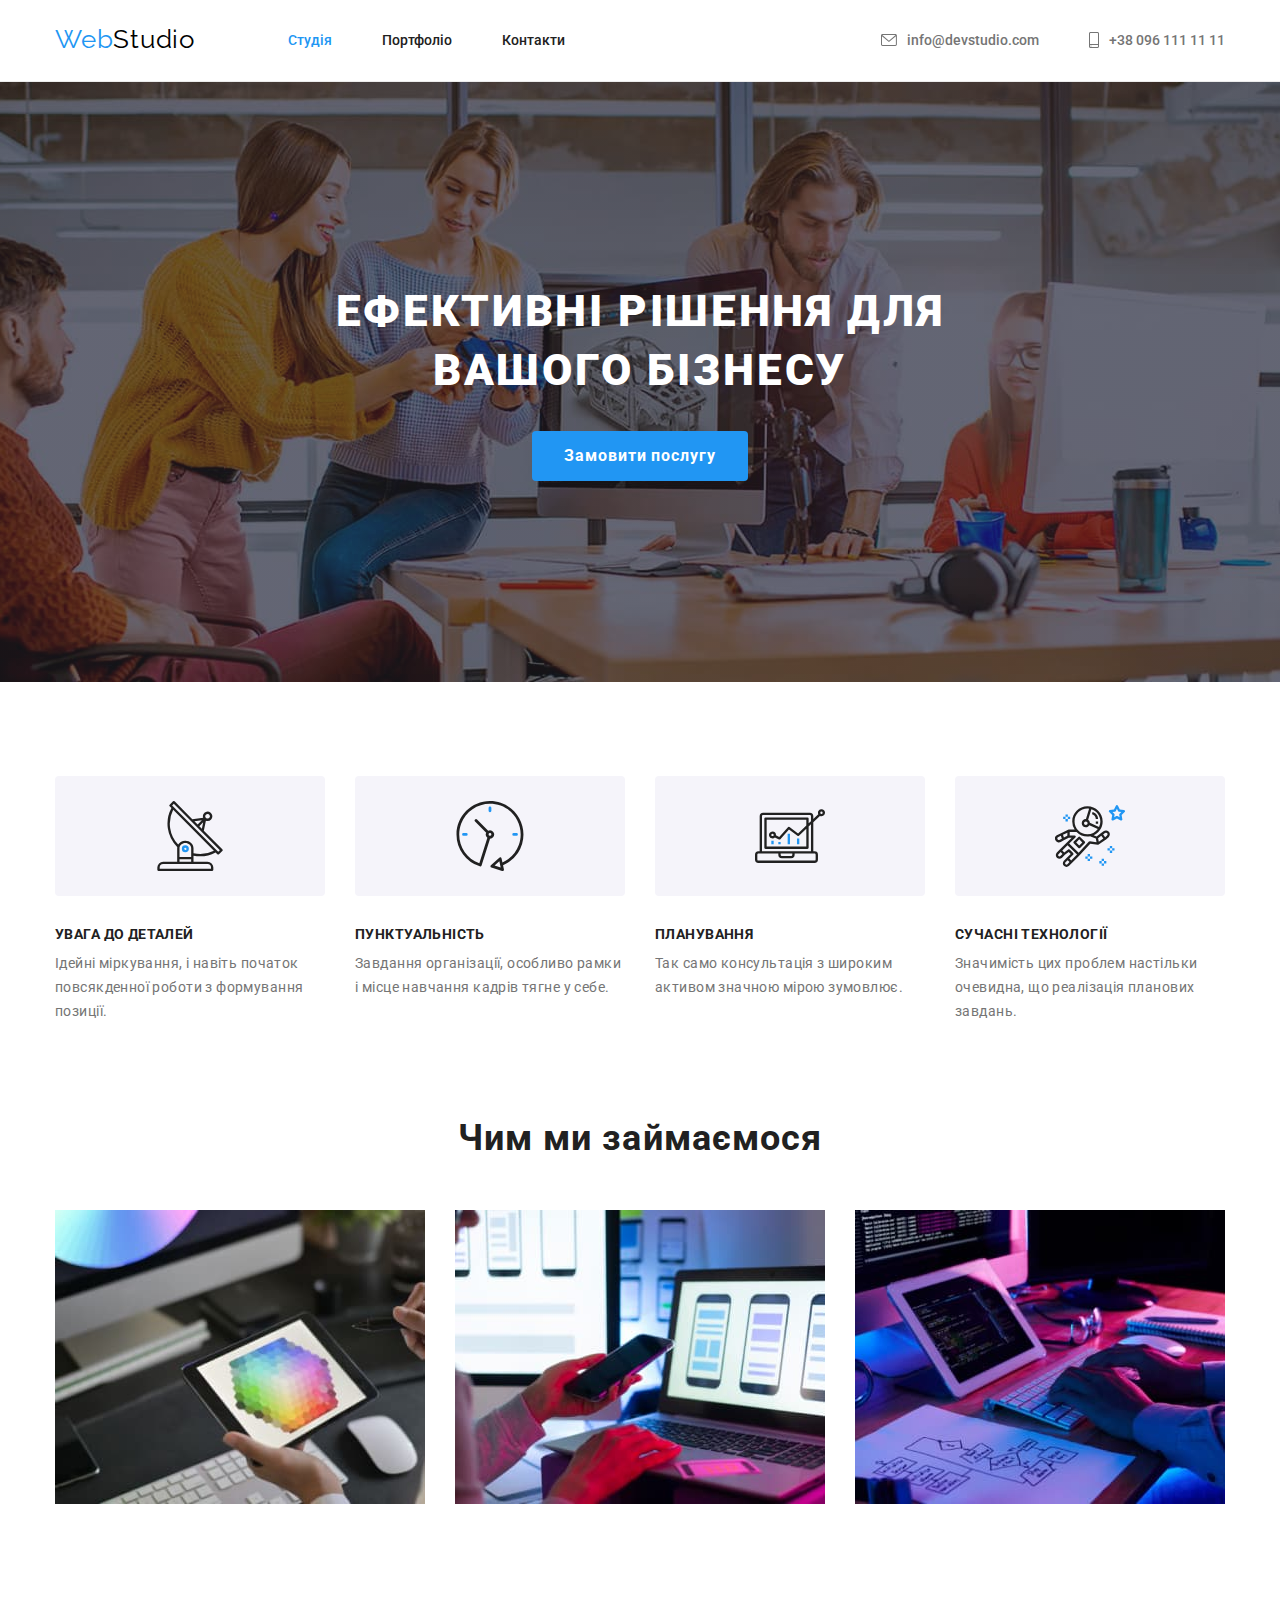
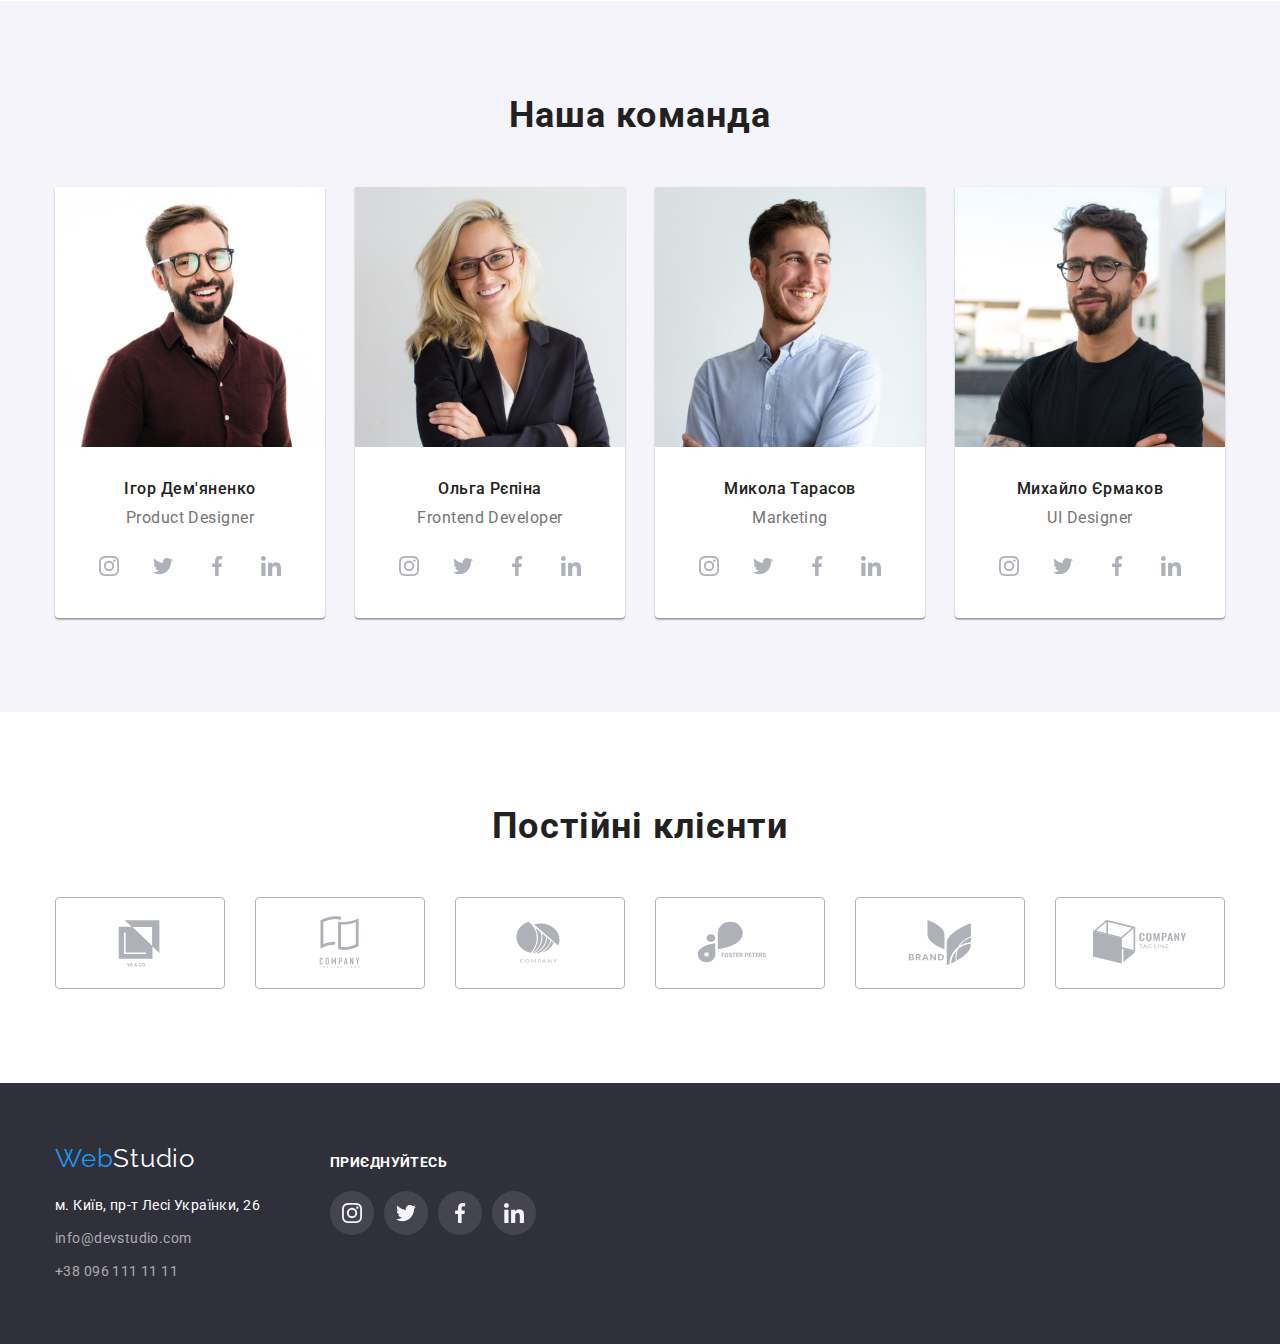
<file: index.html>
<!DOCTYPE html>
<html lang="uk">
<head>
    <meta charset="UTF-8">
    <meta http-equiv="X-UA-Compatible" content="IE=edge">
    <meta name="viewport" content="width=device-width, initial-scale=1.0">
    <title>Document</title>
    <link rel="preconnect" href="https://fonts.googleapis.com">
    <link rel="preconnect" href="https://fonts.gstatic.com" crossorigin>
    <link href="https://fonts.googleapis.com/css2?family=Raleway:wght@700&family=Roboto:wght@400;500;700;900&display=swap" rel="stylesheet">
    <link rel="stylesheet" href="https://cdnjs.cloudflare.com/ajax/libs/modern-normalize/1.0.0/modern-normalize.min.css"/>
    <link rel="stylesheet" href="./css/styles.css">
</head>
<body>
    <header class="header">
        <div class="container main-nav">  
            <nav class="header-nav">
                <a href="./index.html" class="logo"><span class="logo-accent">Web</span>Studio</a>
                <ul class="site-nav list">
                    <li class="item"><a href="./index.html" class="link current">Студія</a></li>
                    <li class="item"><a href="./portfolio.html" class="link">Портфоліо</a></li>
                    <li class="item"><a href="#" class="link">Контакти</a></li>
                </ul>
            </nav>
            <ul class="auth-nav list">
                <li class="item">
                    <a href="mailto:info@devstudio.com" class="link">
                        <svg class="mail-icon" width="16" heigth="12">
                            <use href="./img/icons_2.svg#icon-envelope-hover"></use>
                        </svg>
                        <span>info@devstudio.com</span>
                    </a>
                </li>
                <li class="item"><a href="tel:+380961111111" class="link">
                    <a href="mailto:info@devstudio.com" class="link">
                        <svg class="tel-icon" width="10" heigth="16">
                            <use href="./img/icons_2.svg#icon-phone"></use>
                        </svg>
                        <span>+38 096 111 11 11</span>
                    </a>
                </li>
            </ul>
        </div>
    </header>
    <main>
        <section class="hero">
            <div class="container">
                <h1 class="hero-title">Ефективні рішення для вашого бізнесу</h1>
                <button type="button" class="hero-button">Замовити послугу</button>
            </div>       
        </section>
        <section class="features">
            <div class="container">
                <h2 class="visually-hidden">Features</h2>
                <ul class="features-list list">
                    <li class="item">
                        <div class="features-icon-item">
                            <svg class="features-icon" width="70" height="70">
                                <use href="./img/icons_2.svg#icon-antenna"></use>
                            </svg>
                        </div>
                        <h3 class="features-title">УВАГА ДО ДЕТАЛЕЙ</h3>
                        <p class="fearures-description">Ідейні міркування, і навіть початок повсякденної роботи з формування позиції.</p>
                    </li>
                    <li class="item">
                        <div class="features-icon-item">
                            <svg class="features-icon" width="70" height="70">
                                <use href="./img/icons_2.svg#icon-clock"></use>
                            </svg>
                        </div>
                        <h3 class="features-title">ПУНКТУАЛЬНІСТЬ</h3>
                        <p class="fearures-description">Завдання організації, особливо рамки і місце навчання кадрів тягне у себе.</p>
                    </li>
                    <li class="item">
                        <div class="features-icon-item">
                            <svg class="features-icon" width="70" height="70">
                                <use href="./img/icons_2.svg#icon-diagram"></use>
                            </svg>
                        </div>
                        <h3 class="features-title">ПЛАНУВАННЯ</h3>
                        <p class="fearures-description">Так само консультація з широким активом значною мірою зумовлює.</p>
                    </li>
                    <li class="item">
                        <div class="features-icon-item">
                            <svg class="features-icon" width="70" height="70">
                                <use href="./img/icons_2.svg#icon-astronaut"></use>
                            </svg>
                        </div>
                        <h3 class="features-title">СУЧАСНІ ТЕХНОЛОГІЇ</h3>
                        <p class="fearures-description">Значимість цих проблем настільки очевидна, що реалізація планових завдань.</p>
                    </li>
                </ul>
            </div>   
        </section>
        <section class="work">
            <div class="container">
                <h2 class="work-title">Чим ми займаємося</h2>
                <ul class="work-list list">
                    <li class="work-photo"><img src="./img/img1sq.jpeg" alt="tablet" width="370"></li>
                    <li class="work-photo"><img src="./img/img2sq.jpeg" alt="phone" width="370"></li>
                    <li class="work-photo"><img src="./img/img3sq.jpeg" alt="computer" width="370"></li>
                </ul>
            </div>   
        </section>
        <section class="team">
            <div class="container">
                <h2 class="team-title">Наша команда</h2>
                <ul class="team-list list">
                    <li class="item">
                        <img src="./img/photo1sq.jpeg" alt="person1" width="270" class="person-photo">
                        <div class="team-text">
                            <h3 class="person-title">Ігор Дем'яненко</h3>
                            <p class="person-description">Product Designer</p>
                            <ul class="social-icon-group list">
                                <li class="social-item">
                                    <a href="" class="social-icon-link">
                                        <svg class="social-icon" width="20" height="20">
                                            <use href="./img/icons_2.svg#icon-instagram"></use>
                                        </svg>
                                    </a>
                                </li>
                                <li class="social-item">
                                    <a href="" class="social-icon-link">
                                        <svg class="social-icon" width="20" height="20">
                                            <use href="./img/icons_2.svg#icon-twitter"></use>
                                        </svg>
                                    </a>
                                </li>
                                <li class="social-item">
                                    <a href="" class="social-icon-link">
                                        <svg class="social-icon" width="20" height="20">
                                            <use href="./img/icons_2.svg#icon-facebook"></use>
                                        </svg>
                                    </a>
                                </li>
                                <li class="social-item">
                                    <a href="" class="social-icon-link">
                                        <svg class="social-icon" width="20" height="20">
                                            <use href="./img/icons_2.svg#icon-linkedin"></use>
                                        </svg>
                                    </a>
                                </li>
                            </ul>
                        </div>
                    </li>
                    <li class="item">
                        <img src="./img/photo2sq.jpeg" alt="person2" width="270" class="person-photo">
                        <div class="team-text">
                            <h3 class="person-title">Ольга Рєпіна</h3>
                            <p class="person-description">Frontend Developer</p>
                            <ul class="social-icon-group list">
                                <li class="social-item">
                                    <a href="" class="social-icon-link">
                                        <svg class="social-icon" width="20" height="20">
                                            <use href="./img/icons_2.svg#icon-instagram"></use>
                                        </svg>
                                    </a>
                                </li>
                                <li class="social-item">
                                    <a href="" class="social-icon-link">
                                        <svg class="social-icon" width="20" height="20">
                                            <use href="./img/icons_2.svg#icon-twitter"></use>
                                        </svg>
                                    </a>
                                </li>
                                <li class="social-item">
                                    <a href="" class="social-icon-link">
                                        <svg class="social-icon" width="20" height="20">
                                            <use href="./img/icons_2.svg#icon-facebook"></use>
                                        </svg>
                                    </a>
                                </li>
                                <li class="social-item">
                                    <a href="" class="social-icon-link">
                                        <svg class="social-icon" width="20" height="20">
                                            <use href="./img/icons_2.svg#icon-linkedin"></use>
                                        </svg>
                                    </a>
                                </li>
                            </ul>
                        </div>
                    </li>
                    <li class="item">
                        <img src="./img/photo3sq.jpeg" alt="person3" width="270" class="person-photo">
                        <div class="team-text">
                            <h3 class="person-title">Микола Тарасов</h3>
                            <p class="person-description">Marketing</p>
                            <ul class="social-icon-group list">
                                <li class="social-item">
                                    <a href="" class="social-icon-link">
                                        <svg class="social-icon" width="20" height="20">
                                            <use href="./img/icons_2.svg#icon-instagram"></use>
                                        </svg>
                                    </a>
                                </li>
                                <li class="social-item">
                                    <a href="" class="social-icon-link">
                                        <svg class="social-icon" width="20" height="20">
                                            <use href="./img/icons_2.svg#icon-twitter"></use>
                                        </svg>
                                    </a>
                                </li>
                                <li class="social-item">
                                    <a href="" class="social-icon-link">
                                        <svg class="social-icon" width="20" height="20">
                                            <use href="./img/icons_2.svg#icon-facebook"></use>
                                        </svg>
                                    </a>
                                </li>
                                <li class="social-item">
                                    <a href="" class="social-icon-link">
                                        <svg class="social-icon" width="20" height="20">
                                            <use href="./img/icons_2.svg#icon-linkedin"></use>
                                        </svg>
                                    </a>
                                </li>
                            </ul>
                        </div>
                    </li>
                    <li class="item">
                        <img src="./img/photo4sq.jpeg" alt="person4" width="270" class="person-photo">
                        <div class="team-text">
                            <h3 class="person-title">Михайло Єрмаков</h3>
                            <p class="person-description">UI Designer</p>
                            <ul class="social-icon-group list">
                                <li class="social-item">
                                    <a href="" class="social-icon-link">
                                        <svg class="social-icon" width="20" height="20">
                                            <use href="./img/icons_2.svg#icon-instagram"></use>
                                        </svg>
                                    </a>
                                </li>
                                <li class="social-item">
                                    <a href="" class="social-icon-link">
                                        <svg class="social-icon" width="20" height="20">
                                            <use href="./img/icons_2.svg#icon-twitter"></use>
                                        </svg>
                                    </a>
                                </li>
                                <li class="social-item">
                                    <a href="" class="social-icon-link">
                                        <svg class="social-icon" width="20" height="20">
                                            <use href="./img/icons_2.svg#icon-facebook"></use>
                                        </svg>
                                    </a>
                                </li>
                                <li class="social-item">
                                    <a href="" class="social-icon-link">
                                        <svg class="social-icon" width="20" height="20">
                                            <use href="./img/icons_2.svg#icon-linkedin"></use>
                                        </svg>
                                    </a>
                                </li>
                            </ul>
                        </div>
                    </li>
                </ul>
            </div>
            
        </section>
        <section class="clients">
            <div class="container">
                <h2 class="clients-title">Постійні клієнти</h2>
                <ul class="clients-list list">
                    <li class="clients-item">
                        <a href="" class="clients-link"><svg class="clients-icon" width="106" height="60"><use href="./img/icons_2.svg#icon-group"></use></svg></a>
                    </li>
                    <li class="clients-item">
                        <a href="" class="clients-link"><svg class="clients-icon" width="106" height="60"><use href="./img/icons_2.svg#icon-group-2"></use></svg></a>
                    </li>
                    <li class="clients-item">
                        <a href="" class="clients-link"><svg class="clients-icon" width="106" height="60"><use href="./img/icons_2.svg#icon-group-3"></use></svg></a>
                    </li>
                    <li class="clients-item">
                        <a href="" class="clients-link"><svg class="clients-icon" width="106" height="60"><use href="./img/icons_2.svg#icon-group-4"></use></svg></a>
                    </li>
                    <li class="clients-item">
                        <a href="" class="clients-link"><svg class="clients-icon" width="106" height="60"><use href="./img/icons_2.svg#icon-group-5"></use></svg></a>
                    </li>
                    <li class="clients-item">
                        <a href="" class="clients-link"><svg class="clients-icon" width="106" height="60"><use href="./img/icons_2.svg#icon-group-6"></use></svg></a>
                    </li>
                </ul>
            </div>
        </section>
    </main>
    <footer class="footer">
        <div class="footer-container container">
            <div class="addres-group">
                <a href="./index.html" class="footer-logo"><span class="logo-accent">Web</span>Studio</a>
                <address>
                    <ul class="footer-address list">
                        <li class="address-location"><a href="https://goo.gl/maps/7NMh1C5xexV4g5YN8" target="_blank" rel="noreferrer noopener nofollow" class="link">м. Київ, пр-т Лесі Українки, 26</a></li>
                        <li class="address-mail"><a href="mailto:info@devstudio.com" class="link">info@devstudio.com</a></li>
                        <li class="address-tel"><a href="tel:+380961111111" class="link">+38 096 111 11 11</a></li>
                    </ul>
                </address>
            </div>
            <div class="footer-social-group">
                <p class="social-discription">приєднуйтесь</p>
                    <ul class="footer-social-icon-group list">
                        <li class="footer-social-item">
                            <a href="" class="footer-social-icon-link">
                                <svg class="footer-social-icon" width="20" height="20">
                                    <use href="./img/icons_2.svg#icon-instagram"></use>
                                </svg>
                            </a>
                        </li>
                        <li class="footer-social-item">
                            <a href="" class="footer-social-icon-link">
                                <svg class="footer-social-icon" width="20" height="20">
                                    <use href="./img/icons_2.svg#icon-twitter"></use>
                                </svg>
                            </a>
                        </li>
                        <li class="footer-social-item">
                            <a href="" class="footer-social-icon-link">
                                <svg class="footer-social-icon" width="20" height="20">
                                    <use href="./img/icons_2.svg#icon-facebook"></use>
                                </svg>
                            </a>
                        </li>
                        <li class="footer-social-item">
                            <a href="" class="footer-social-icon-link">
                                <svg class="footer-social-icon" width="20" height="20">
                                    <use href="./img/icons_2.svg#icon-linkedin"></use>
                                </svg>
                            </a>
                        </li>
                    </ul>
            </div>
        </div>
    </footer>
</body>
</html>
</file>
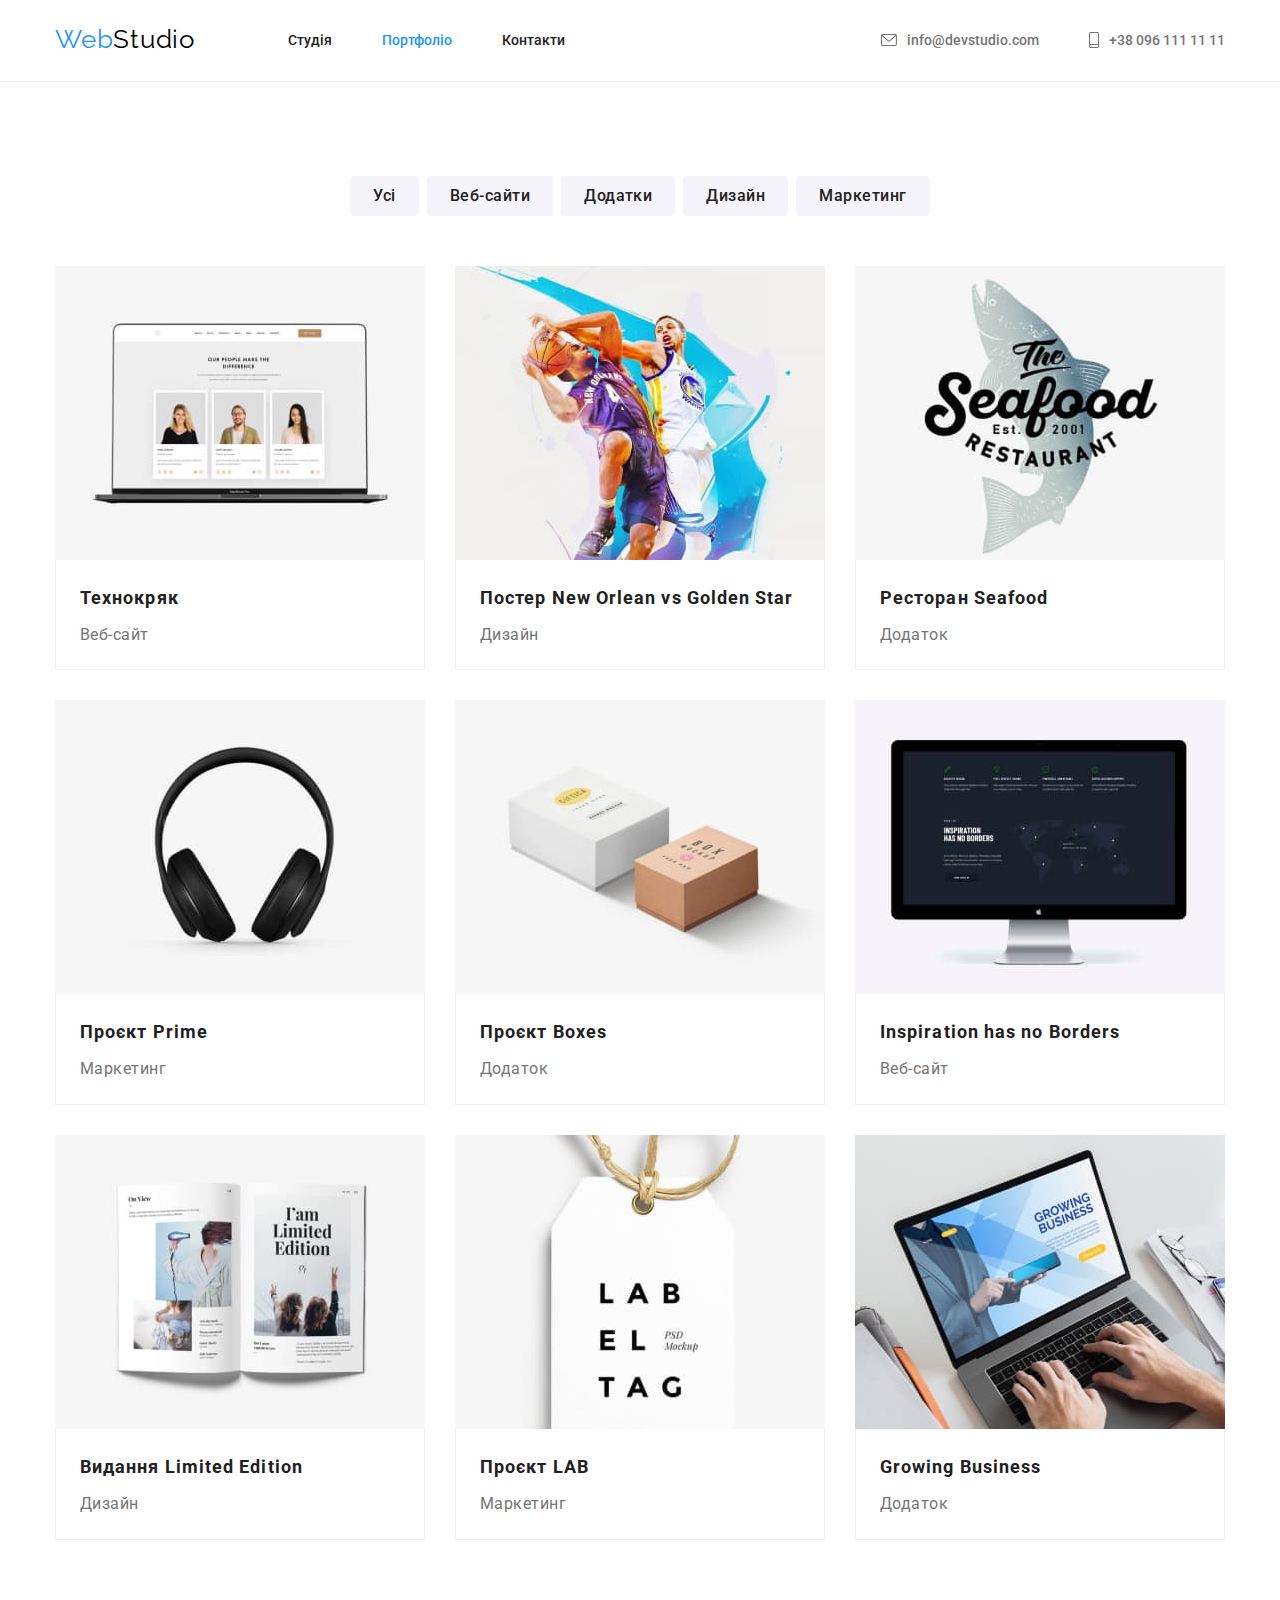
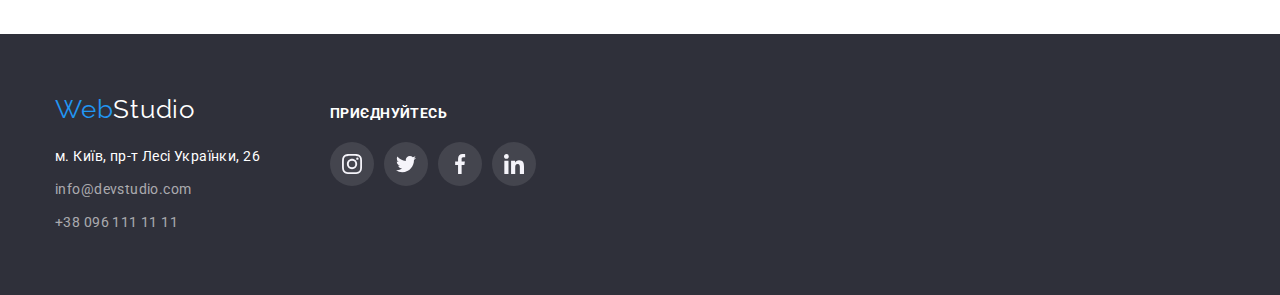
<file: portfolio.html>
<!DOCTYPE html>
<html lang="uk">
<head>
    <meta charset="UTF-8">
    <meta http-equiv="X-UA-Compatible" content="IE=edge">
    <meta name="viewport" content="width=device-width, initial-scale=1.0">
    <title>Document</title>
    <link rel="preconnect" href="https://fonts.googleapis.com">
    <link rel="preconnect" href="https://fonts.gstatic.com" crossorigin>
    <link href="https://fonts.googleapis.com/css2?family=Raleway:wght@700&family=Roboto:wght@400;500;700;900&display=swap" rel="stylesheet">
    <link rel="stylesheet" href="https://cdnjs.cloudflare.com/ajax/libs/modern-normalize/1.0.0/modern-normalize.min.css"/>
    <link rel="stylesheet" href="./css/styles.css">
</head>
<body>
    <header class="header">
        <div class="container main-nav">  
            <nav class="header-nav">
                <a href="./index.html" class="logo"><span class="logo-accent">Web</span>Studio</a>
                <ul class="site-nav list">
                    <li class="item"><a href="./index.html" class="link">Студія</a></li>
                    <li class="item"><a href="./portfolio.html" class="link current">Портфоліо</a></li>
                    <li class="item"><a href="#" class="link">Контакти</a></li>
                </ul>
            </nav>
            <ul class="auth-nav list">
                <li class="item">
                    <a href="mailto:info@devstudio.com" class="link">
                        <svg class="mail-icon" width="16" heigth="12">
                            <use href="./img/icons_2.svg#icon-envelope-hover"></use>
                        </svg>
                        <span>info@devstudio.com</span>
                    </a>
                </li>
                <li class="item"><a href="tel:+380961111111" class="link">
                    <a href="mailto:info@devstudio.com" class="link">
                        <svg class="tel-icon" width="10" heigth="16">
                            <use href="./img/icons_2.svg#icon-phone"></use>
                        </svg>
                        <span>+38 096 111 11 11</span>
                    </a>
                </li>
            </ul>
        </div>
    </header>
    <main>
        <section class="filters">
            <div class="container">
                <h1 class="visually-hidden">Portfolio</h1>
                <ul class="buttons list">
                    <li class="item"><button type="button" class="button">Усі</button></li>
                    <li class="item"><button type="button" class="button">Веб-сайти</button></li>
                    <li class="item"><button type="button" class="button">Додатки</button></li>
                    <li class="item"><button type="button" class="button">Дизайн</button></li>
                    <li class="item"><button type="button" class="button">Маркетинг</button></li>
                </ul>
                <ul class="portfolio-list list">
                    <li class="portfolio-item">
                        <a href="#" class="items">                         
                            <img src="./img/port_1sq.jpeg" alt="portfolio_1" width="370" class="portfolio-image">
                            <div class="border-items">
                                <h2 class="portfolio-title">Технокряк</h2>
                                <p class="portfolio-description">Веб-сайт</p>
                            </div>
                        </a>
                    </li>
                    <li class="portfolio-item">
                        <a href="#" class="items">                       
                            <img src="./img/port_2sq.jpeg" alt="portfolio_2" width="370" class="portfolio-image"> 
                            <div class="border-items">
                                <h2 class="portfolio-title">Постер New Orlean vs Golden Star</h2>
                                <p class="portfolio-description">Дизайн</p>
                            </div>
                        </a>
                    </li>
                    <li class="portfolio-item">
                        <a href="#" class="items">
                            <img src="./img/port_3sq.jpeg" alt="portfolio_3" width="370" class="portfolio-image">
                            <div class="border-items">
                                <h2 class="portfolio-title">Ресторан Seafood</h2>
                                <p class="portfolio-description">Додаток</p>
                            </div>
                        </a>  
                    </li>
                    <li class="portfolio-item">
                        <a href="#" class="items">
                            <img src="./img/port_4sq.jpeg" alt="portfolio_4" width="370" class="portfolio-image">
                            <div class="border-items">
                                <h2 class="portfolio-title">Проєкт Prime</h2>
                                <p class="portfolio-description">Маркетинг</p>
                            </div>
                        </a>
                    </li>
                    <li class="portfolio-item">
                        <a href="#" class="items">
                            <img src="./img/port_5sq.jpeg" alt="portfolio_5" width="370" class="portfolio-image">
                            <div class="border-items">
                                <h2 class="portfolio-title">Проєкт Boxes</h2>
                                <p class="portfolio-description">Додаток</p>
                            </div>
                        </a>
                    </li>
                    <li class="portfolio-item">
                        <a href="#" class="items">
                            <img src="./img/port_6sq.jpeg" alt="portfolio_6" width="370" class="portfolio-image">
                            <div class="border-items">
                                <h2 class="portfolio-title">Inspiration has no Borders</h2>
                                <p class="portfolio-description">Веб-сайт</p>
                            </div>
                        </a>
                    </li>
                    <li class="portfolio-item">
                        <a href="#" class="items">
                            <img src="./img/port_7sq.jpeg" alt="portfolio_7" width="370" class="portfolio-image">
                            <div class="border-items">
                                <h2 class="portfolio-title">Видання Limited Edition</h2>
                                <p class="portfolio-description">Дизайн</p>
                            </div>
                        </a>
                    </li>
                    <li class="portfolio-item">
                        <a href="#" class="items">
                            <img src="./img/port_8sq.jpeg" alt="portfolio_8" width="370" class="portfolio-image">
                            <div class="border-items">
                                <h2 class="portfolio-title">Проєкт LAB</h2>
                                <p class="portfolio-description">Маркетинг</p>
                            </div>
                        </a>
                    </li>
                    <li class="portfolio-item">
                        <a href="#" class="items">
                            <img src="./img/port_9sq.jpeg" alt="portfolio_9" width="370" class="portfolio-image">
                            <div class="border-items">
                                <h2 class="portfolio-title">Growing Business</h2>
                                <p class="portfolio-description">Додаток</p>
                            </div>
                        </a>
                    </li>
                </ul>
            </div>
        </section>
    </main>
    <footer class="footer">
        <div class="footer-container container">
            <div class="addres-group">
                <a href="./index.html" class="footer-logo"><span class="logo-accent">Web</span>Studio</a>
                <address>
                    <ul class="footer-address list">
                        <li class="address-location"><a href="https://goo.gl/maps/7NMh1C5xexV4g5YN8" target="_blank" rel="noreferrer noopener nofollow" class="link">м. Київ, пр-т Лесі Українки, 26</a></li>
                        <li class="address-mail"><a href="mailto:info@devstudio.com" class="link">info@devstudio.com</a></li>
                        <li class="address-tel"><a href="tel:+380961111111" class="link">+38 096 111 11 11</a></li>
                    </ul>
                </address>
            </div>
            <div class="footer-social-group">
                <p class="social-discription">приєднуйтесь</p>
                    <ul class="footer-social-icon-group list">
                        <li class="footer-social-item">
                            <a href="" class="footer-social-icon-link">
                                <svg class="footer-social-icon" width="20" height="20">
                                    <use href="./img/icons_2.svg#icon-instagram"></use>
                                </svg>
                            </a>
                        </li>
                        <li class="footer-social-item">
                            <a href="" class="footer-social-icon-link">
                                <svg class="footer-social-icon" width="20" height="20">
                                    <use href="./img/icons_2.svg#icon-twitter"></use>
                                </svg>
                            </a>
                        </li>
                        <li class="footer-social-item">
                            <a href="" class="footer-social-icon-link">
                                <svg class="footer-social-icon" width="20" height="20">
                                    <use href="./img/icons_2.svg#icon-facebook"></use>
                                </svg>
                            </a>
                        </li>
                        <li class="footer-social-item">
                            <a href="" class="footer-social-icon-link">
                                <svg class="footer-social-icon" width="20" height="20">
                                    <use href="./img/icons_2.svg#icon-linkedin"></use>
                                </svg>
                            </a>
                        </li>
                    </ul>
            </div>
        </div>
    </footer>
</body>
</html>
</file>
<file: css/styles.css>
:root {
    --primaty-text-color:#757575;
    --title-text-color:#212121;
    --accent-color:#2196F3;
    --logo-black-color:#000000;
    --text-white-color:#ffffff;
    --bg-color:#2F303A;
    --address-white-opacity-color:rgba(255, 255, 255, 0.6);
    --team-color-bg:#F5F4FA;
    --button-active-blue:#188CE8;
    --header-border-line:#ECECEC;
    --border-portfolio-color:#EEEEEE;
    --icon-color:#AFB1B8;
}

body {
    font-family: 'Roboto', sans-serif;
    font-size: 14px;
    background-color: var(--text-white-color);
    color: var(--primaty-text-color);
}

.visually-hidden {
    position: absolute;
    width: 1px;
    height: 1px;
    margin: -1px;
    border: 0;
    padding: 0;
    
    white-space: nowrap;
    clip-path: inset(100%);
    clip: rect(0 0 0 0);
    overflow: hidden;
}
a {
    text-decoration: none;
}

.list {
    padding: 0;
    margin: 0;
    list-style: none;
}

.container {
    margin-left: auto;
    margin-right: auto;
    padding-left: 15px;
    padding-right: 15px;
    width: 1200px;
}

h1,
h2,
h3,
h4,
h5,
h6,
p {
	margin: 0;
}

/* header */

.header{
    border-bottom-width: 1px;
    border-bottom-style: solid;
    border-bottom-color: var(--header-border-line);
}

.main-nav, .header-nav{
    display: flex;
    align-items: center;
}

.logo {
    color: var(--logo-black-color);
    padding: 24px 0 25px 0;

    font-family: 'Raleway', sans-serif;
    font-size: 26px;
    line-height: 1.19;
    letter-spacing: 0.03em;   
}

.logo-accent {
    color: var(--accent-color);
}

.site-nav {
    display: flex;
    margin-left: 93px;
}

.site-nav .item + .item {
    margin-left: 50px;
}

.site-nav, .auth-nav {
    font-weight: 500;
    line-height: 1.19;

}

.site-nav .link {
    display: block;
    padding-top: 32px;
    padding-bottom: 32px;

    color: var(--title-text-color);
}

.site-nav .link:hover,
.site-nav .link:focus {
    color: var(--accent-color);
}

.site-nav .link.current {
    color: var(--accent-color);
}

.auth-nav {
    display: flex;
    margin-left: auto;
}

.auth-nav .item{
    display: flex;
    align-items: center;
}

.mail-icon{
    margin-right: 10px;
    fill: currentColor;
    width: 16px;
    height: 12px;
}

.tel-icon{
    margin-right: 10px;
    fill: currentColor;
    width: 10px;
    height: 16px;
}



.auth-nav .item + .item {
    margin-left: 50px;
}

.auth-nav .link {
    color: var(--primaty-text-color);
    display:flex;
    align-items: center;
}

.auth-nav .link:hover,
.auth-nav .link:focus {
    color: var(--accent-color);
}

/* main */
/* hero */
 .hero {
    max-width: 1600px;
    height: 600px;
    text-align: center;
    padding: 200px 0;
    margin-left: auto;
    margin-right: auto;
    background-color: var(--bg-color);
    background-image: linear-gradient(rgba(47, 48, 58, 0.4), rgba(47, 48, 58, 0.4)), url(../img/background-img.jpg);
    background-position: center;
    background-repeat: no-repeat;
 }

 .hero-title {
    margin: 0px auto 30px auto;
    width: 696px;

    color: var(--text-white-color);
    font-weight: 900;
    font-size: 44px;
    line-height: 1.36;
    letter-spacing: 0.06em;
    text-transform: uppercase;
 }

 .hero-button {
   
    margin: 0 auto;

    border: none;
    border-radius: 4px;

    background-color: var(--accent-color);
    color: var(--text-white-color);  
    font-size: 16px;
    line-height: 1.87;
    font-weight: 700;
    font-family:inherit;
    letter-spacing: 0.06em;
    height: 50px;
    width: 216px;

    cursor: pointer;
    display: flex;
    align-items: center;
    justify-content: center;
 }

 .hero-button:hover,
 .hero-button:focus {
    background-color: var(--button-active-blue);
    box-shadow: 0px 4px 4px rgba(0, 0, 0, 0.15);
 }

 /* features */
 .features {
    padding: 94px 0 94px 0;
 }

 .features-list{ 
    display: flex;
    gap: 30px;
 }

 .features-list .item {
    width: 270px;
 }

 .features-icon-item{
    height: 120px;
    width: 270px;
    border-radius: 4px;
    background-color: var(--team-color-bg);
    margin-bottom: 30px;
    display: flex;
    justify-content: center;
    align-items: center;
 }

.features-title {
    margin-bottom: 10px;
    margin-top: 0;

    color: var(--title-text-color);
    font-size: 14px;
    line-height: 1.19;
    letter-spacing: 0.03em;
    text-transform: uppercase;
    
}

.fearures-description{
    margin-top: 0;

    color: var(--primaty-text-color);
    line-height: 1.71;
    letter-spacing: 0.03em;
}

/* work */
.work {
    padding-bottom: 94px;
}

.work-title {
    margin-top: 0;
    margin-bottom: 50px;

    color: var(--title-text-color);
    font-size: 36px;
    line-height: 1.16;
    text-align: center;
    letter-spacing: 0.03em;
}

.work-list{
    display: flex;
    gap: 30px;
}

/* team */
.team {
    background-color: var(--team-color-bg);
    padding: 94px 0 94px 0;
}
.team-list{
    display: flex;
    gap: 30px;
}

.team-list .item {
    background-color: var(--text-white-color);
    box-shadow: 0px 1px 3px rgba(0, 0, 0, 0.12), 
                0px 1px 1px rgba(0, 0, 0, 0.14), 
                0px 2px 1px rgba(0, 0, 0, 0.2);
    border-radius: 0px 0px 4px 4px;
    width: 270px;
}

.social-icon-group{
    display: flex;
    justify-content: center;
}

.social-item{
    width: 44px;
    height: 44px;
    margin-right: 10px;
   
}

.social-item:last-child{
    margin-right: 0;
}

.social-icon-link{
    width: 100%;
    height: 100%;
    display: flex;
    align-items: center;
    justify-content: center;
    border-radius: 50%;
    background-color: var(--text-white-color);
    color: var(--icon-color);
}

.social-icon-link:hover,
.social-icon-link:focus {
    background-color: var(--accent-color);
    color: var(--text-white-color);
}

.social-icon{
    fill: currentColor;

}


.team-title {
    margin-bottom: 50px;
    color: var(--title-text-color);
    font-size: 36px;
    line-height: 1.16;
    text-align: center;
    letter-spacing: 0.03em;
}

.team-text {
    padding: 30px 0;
}


.person-title {
    margin-top: 0;
    margin-bottom: 10px;

    color: var(--title-text-color);
    font-weight: 500;
    font-size: 16px;
    line-height: 1.18;
    text-align: center;
    letter-spacing: 0.03em;
}

.person-description {
    margin-bottom: 16px;
    color: var(--primaty-text-color);
    font-size: 16px;
    line-height: 1.18;
    text-align: center;
    letter-spacing: 0.03em;  
}

/* clients */

.clients{
    padding-top: 94px;
    padding-bottom: 94px;

}

.clients-list{
    display: flex;
    gap: 30px;
}

.clients-item{
    width: 170px;
    height: 92px;
    

}

.clients-title{
    margin-bottom: 50px;
    color: var(--title-text-color);
    font-size: 36px;
    line-height: 1.16;
    text-align: center;
    letter-spacing: 0.03em;
}

.clients-link{
    width: 100%;
    height: 100%;
    display: flex;
    align-items: center;
    justify-content: center;
    background-color: var(--text-white-color);
    color: var(--icon-color);
    border: 1px solid #AFB1B8;
    border-radius: 4px;
}

.clients-link:hover,
.clients-link:focus {
    color: var(--accent-color);
    border: 1px solid var(--accent-color);
}

.clients-icon{
    fill: currentColor;
}

/* filters */
.filters {
    padding: 94px 0;
}

.buttons {
    display: flex;
    justify-content: center;
    margin-bottom: 50px;
}

.buttons .item + .item{
    margin-left: 8px;
}

.buttons .button {
    padding: 6px 22px;

    border-radius: 4px;
    border: 1px solid transparent;
    color: var(--title-text-color);
    background-color: var(--team-color-bg);
 
    font-weight: 500;
    font-size: 16px;
    line-height: 1.62;
    text-align: center;
    letter-spacing: 0.03em;
    font-family:inherit;

    cursor: pointer;
}

.buttons .button:hover,
.buttons .button:focus {
    color: var(--text-white-color);
    background-color: var(--accent-color);
    box-shadow: 0px 3px 1px rgba(0, 0, 0, 0.1), 
                0px 1px 2px rgba(0, 0, 0, 0.08), 
                0px 2px 2px rgba(0, 0, 0, 0.12);
}

/* portfolio */
.portfolio-list {
    display: flex;
    flex-wrap: wrap;
    gap: 30px;
}

.portfolio-item {
    width: 370px;
}

.portfolio-item .items{
    display: block;
}

.portfolio-item .items:hover,
.portfolio-item .items:focus{
    box-shadow: 0px 1px 1px rgba(0, 0, 0, 0.12), 0px 4px 4px rgba(0, 0, 0, 0.06), 1px 4px 6px rgba(0, 0, 0, 0.16);
}

.border-items {
    display: block;
    border-left: 1px solid var(--border-portfolio-color);
    border-right: 1px solid var(--border-portfolio-color);
    border-bottom: 1px solid var(--border-portfolio-color);
    padding: 20px 0 20px 24px;
}
.portfolio-image {
    display: block;
}

.portfolio-title {
    margin-bottom: 4px;
    color: var(--title-text-color);

    font-size: 18px;
    line-height: 2;
    letter-spacing: 0.06em;
    
}

.portfolio-description {
    color: var(--primaty-text-color);
    margin: 0;

    font-size: 16px;
    line-height: 1.87;
    letter-spacing: 0.03em;
    
}

/* footer */
.footer {
    background-color: var(--bg-color);
    padding: 60px 0;
}

.footer-container{
    display: flex;
    align-items: baseline;
}

.addres-group{
    margin-right: 70px;
}

.footer-logo {
    margin-bottom: 20px;
    display: inline-block;

    color: var(--text-white-color);  
    font-family: 'Raleway', sans-serif;
    font-size: 26px;
    line-height: 1.19;
    letter-spacing: 0.03em;
}

 .footer-address {
    font-style: normal;
    font-weight: 400;
    line-height: 1.71;
    letter-spacing: 0.03em;
 }

 .address-location, .address-mail {
    margin-top: 0;
    margin-bottom: 9px;
 }

 .address-location .link {
    color: var(--text-white-color);
 }

 .address-location .link:hover,
 .address-location .link:focus {
    color: var(--accent-color);
 }

 .address-mail .link {
    color: var(--address-white-opacity-color)
 }

 .address-mail .link:hover,
 .address-mail .link:focus {
    color: var(--accent-color);
 }

.address-tel {
    margin-top: 0;
 }

 .address-tel .link {
    color: var(--address-white-opacity-color)
 }

 .address-tel .link:hover,
 .address-tel .link:focus {
    color: var(--accent-color);
 }

 .social-discription{
    margin-bottom: 20px;
    font-weight: 700;
    line-height: 1.14;
    letter-spacing: 0.03em;
    text-transform: uppercase;
    color: var(--text-white-color);
 }

 .footer-social-icon-group{
    display: flex;
    justify-content: center;
}

.footer-social-item{
    width: 44px;
    height: 44px;
    margin-right: 10px;
   
}

.footer-social-item:last-child{
    margin-right: 0;
}

.footer-social-icon-link{
    width: 100%;
    height: 100%;
    display: flex;
    align-items: center;
    justify-content: center;
    border-radius: 50%;
    background-color: rgba(255, 255, 255, 0.1);;
    color: var(--team-color-bg);
}

.footer-social-icon-link:hover,
.footer-social-icon-link:focus {
    background-color: var(--accent-color);
    color: var(--text-white-color);
}

.footer-social-icon{
    fill: currentColor;
    
}
</file>
